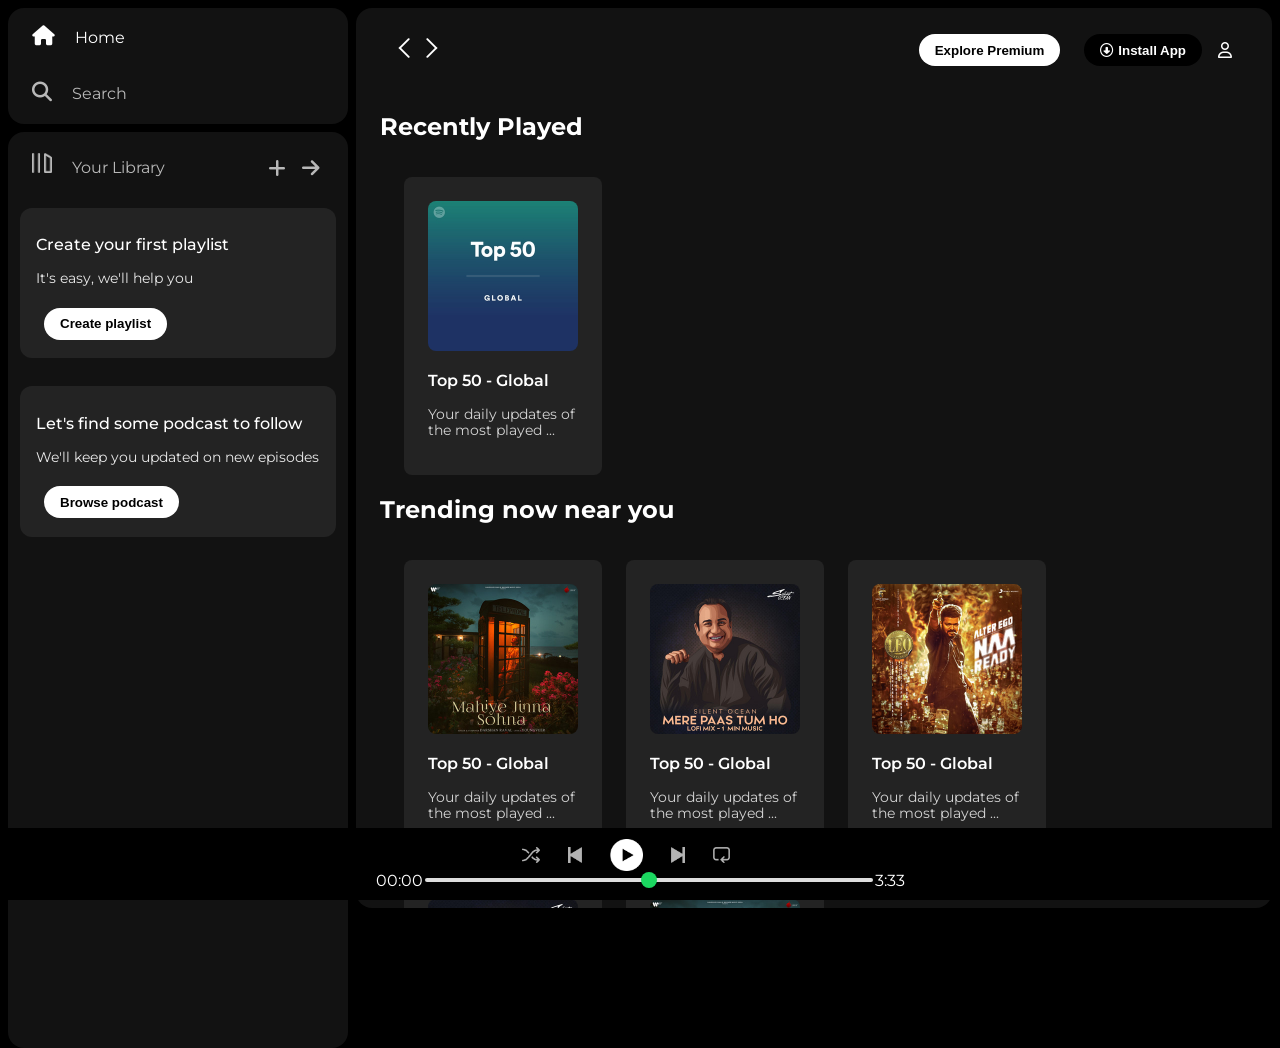
<file: Spotify clone CSS/index.html>
<!DOCTYPE html>
<html lang="en">
<head>
    <meta charset="UTF-8">
    <meta name="viewport" content="width=device-width, initial-scale=1.0">
    <link rel="stylesheet" href="https://cdnjs.cloudflare.com/ajax/libs/font-awesome/6.7.2/css/all.min.css" integrity="sha512-Evv84Mr4kqVGRNSgIGL/F/aIDqQb7xQ2vcrdIwxfjThSH8CSR7PBEakCr51Ck+w+/U6swU2Im1vVX0SVk9ABhg==" crossorigin="anonymous" referrerpolicy="no-referrer" />
    <link rel="stylesheet" href="style.css">
    <link rel="icon" href="logo.png">
    <title>Spotify - Web Player for everyone</title>
    <link rel="preconnect" href="https://fonts.googleapis.com">
    <link rel="preconnect" href="https://fonts.gstatic.com" crossorigin>
    <link href="https://fonts.googleapis.com/css2?family=Montserrat:ital,wght@0,100..900;1,100..900&display=swap" rel="stylesheet">
</head>
<body>
    <div class="main">
        <div class="sidebar">
            <div class="nav">
                <div class="nav-option" style="opacity:1">
                    <i class="fa-solid fa-house"></i>
                    <a href="#">Home</a>
                </div>
                <div class="nav-option">
                    <i class="fa-solid fa-magnifying-glass"></i>
                    <a href="#">Search</a>
                </div>
            </div>
            <div class="library">
                <div class="options">
                    <div class="lib-options nav-option">
                        <img src="library_icon.png" alt="library_icon">
                         <a href="#">Your Library</a>
                    </div>
                    <div class="icons">
                        <i class="fa-solid fa-plus"></i>
                        <i class="fa-solid fa-arrow-right"></i>
                    </div>
                </div>
                <div class="lib-box">
                    <div class="box">
                        <p class="box-p1">Create your first playlist</p>
                        <p class="box-p2">It's easy, we'll help you</p>
                        <button class="badge">Create playlist</button>
                    </div>
                    <div class="box">
                        <p class="box-p1">Let's find some podcast to follow</p>
                        <p class="box-p2">We'll keep you updated on new episodes</p>
                        <button class="badge">Browse podcast</button>
                    </div>
                </div>
            </div>
        </div>
        <div class="main-content">
            <div class="sticky-nav">
                <div class="sticky-nav-icons">
                <img src="backward_icon.png">
                <img src="forward_icon.png" class="hide">
                </div>
                <div class="sticky-nav-options">
                <button class="badge nav-item hide">Explore Premium</button>
                <button class="badge nav-item dark-badge"><i class="fa-regular fa-circle-down" style="margin-right: 5px;"></i>Install App</button>
                <i class="fa-regular fa-user nav-item"></i>
                </div>
                
            </div>
            
            <h2>Recently Played</h2>
            <div class="card-container">
                <div class="card">
                    <img src="card1img.jpeg" class="card-img">
                    <p class="card-title">Top 50 - Global</p>
                    <p class="card-info">Your daily updates of the most played ...</p>
                </div>
            </div>

             <h2>Trending now near you</h2>
            <div class="card-container">
                <div class="card">
                    <img src="card2img.jpeg" class="card-img">
                    <p class="card-title">Top 50 - Global</p>
                    <p class="card-info">Your daily updates of the most played ...</p>
                </div>
                <div class="card">
                    <img src="card3img.jpeg" class="card-img">
                    <p class="card-title">Top 50 - Global</p>
                    <p class="card-info">Your daily updates of the most played ...</p>
                </div>
                <div class="card">
                    <img src="card4img.jpeg" class="card-img">
                    <p class="card-title">Top 50 - Global</p>
                    <p class="card-info">Your daily updates of the most played ...</p>
                </div>
                <div class="card">
                    <img src="card3img.jpeg" class="card-img">
                    <p class="card-title">Top 50 - Global</p>
                    <p class="card-info">Your daily updates of the most played ...</p>
                </div>
                <div class="card">
                    <img src="card2img.jpeg" class="card-img">
                    <p class="card-title">Top 50 - Global</p>
                    <p class="card-info">Your daily updates of the most played ...</p>
                </div>
            </div>
            <h2>Featured Charts</h2>
            <div class="card-container">
                <div class="card">
                    <img src="card5img.jpeg" class="card-img">
                    <p class="card-title">Top 50 - Global</p>
                    <p class="card-info">Your daily updates of the most played ...</p>
                </div>
                <div class="card">
                    <img src="card6img.jpeg" class="card-img">
                    <p class="card-title">Top Songs - India</p>
                    <p class="card-info">Your daily updates of the most played ...</p>
                </div>
                <div class="card">
                    <img src="card1img.jpeg" class="card-img">
                    <p class="card-title">Top 50 - Global</p>
                    <p class="card-info">Your daily updates of the most played ...</p>
                </div>
                
            </div>
            <div class="footer">
                <div class="line"></div>
            </div>

        </div>
            
        </div>
        <div class="music-player">
            <div class="album"></div>
            <div class="player">
                <div class="player-controls">
                    <img src="player_icon1.png" class="player-control-icon">
                    <img src="player_icon2.png" class="player-control-icon">
                    <img src="player_icon3.png" class="player-control-icon" style="opacity: 1; height: 2rem;">
                    <img src="player_icon4.png" class="player-control-icon">
                    <img src="player_icon5.png" class="player-control-icon">
                </div>
                <div class="playback-bar">
                    <span class="curr-time">00:00</span>
                    <input type="range" min="0" max="100" class="progress-bar" step="1">
                    <span class="tot-time">3:33</span>
                </div>
            </div>
            <div class="controls"></div>
        </div>
    </div>
    
</body>
</html>
</file>
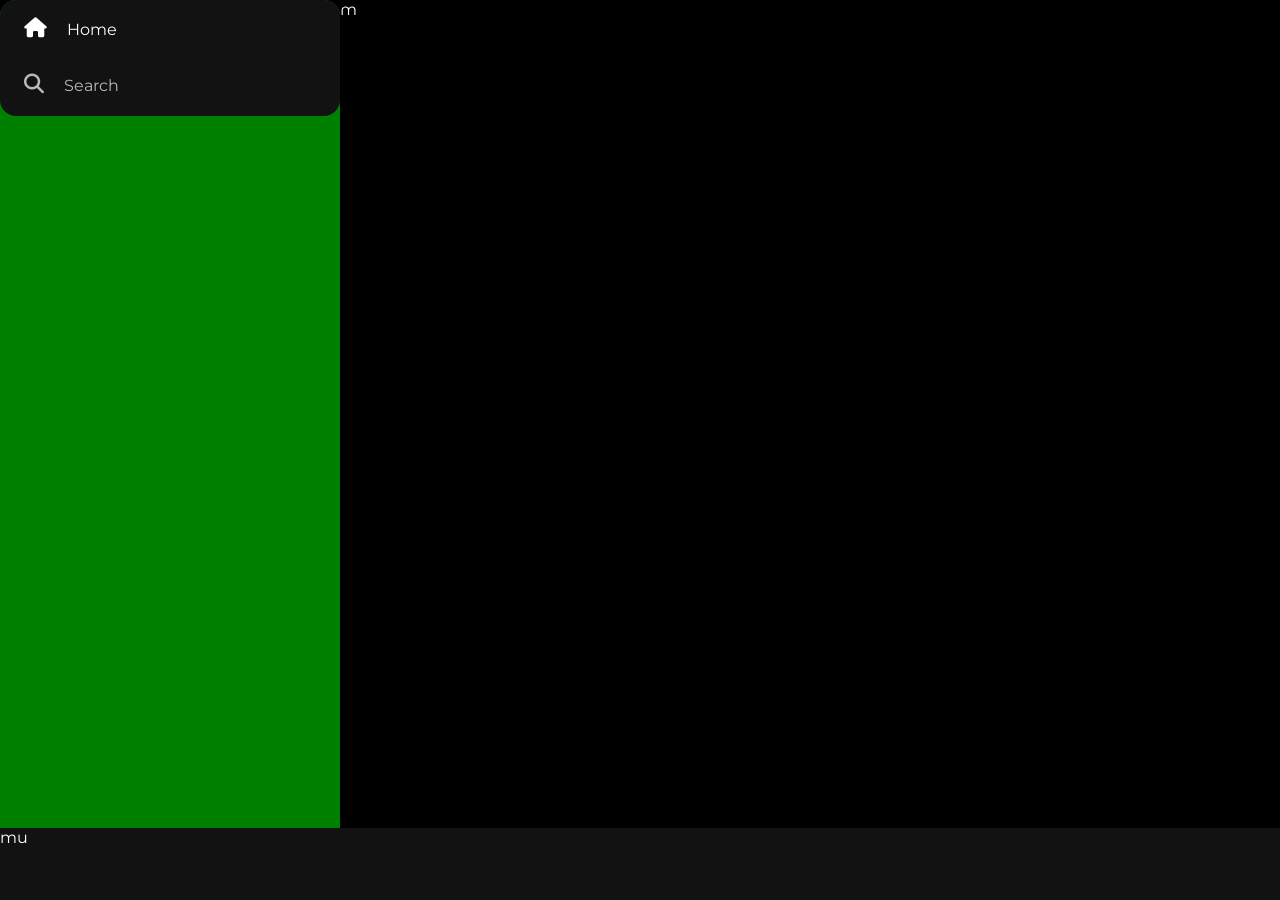
<file: Spotify clone CSS/index_P.html>
<!DOCTYPE html>
<html lang="en">
<head>
    <meta charset="UTF-8">
    <meta name="viewport" content="width=device-width, initial-scale=1.0">
    <link rel="stylesheet" href="https://cdnjs.cloudflare.com/ajax/libs/font-awesome/6.7.2/css/all.min.css" integrity="sha512-Evv84Mr4kqVGRNSgIGL/F/aIDqQb7xQ2vcrdIwxfjThSH8CSR7PBEakCr51Ck+w+/U6swU2Im1vVX0SVk9ABhg==" crossorigin="anonymous" referrerpolicy="no-referrer" />
    <link rel="icon" href="logo.png">
    <title>Spotify - Web Player for everyone</title>
    <link rel="stylesheet" href="style_P.css">
    <link rel="preconnect" href="https://fonts.googleapis.com">
<link rel="preconnect" href="https://fonts.gstatic.com" crossorigin>
<link href="https://fonts.googleapis.com/css2?family=Montserrat:ital,wght@0,100..900;1,100..900&display=swap" rel="stylesheet">
</head>
<body>
    <div class="main">
        <div class="sidebar">
            <div class="nav">
                <div class="nav-option" style="opacity:1">
                    <i class="fa-solid fa-house"></i>
                    <a href="#">Home</a>
                </div>
                <div class="nav-option">
                    <i class="fa-solid fa-magnifying-glass"></i>
                    <a href="#">Search</a>
                </div>
            </div>
            <div class="lib"></div>
        </div>
        <div class="main-content">m</div>
        <div class="music-player">mu</div>
    </div>
</body>
</html>
</file>
<file: Spotify clone CSS/style.css>
body {
  font-family: 'Montserrat', sans-serif;
  margin: 0;
  background-color: #000;
  color: #fff;
  overflow: hidden;
}

.main{
display: flex;
height: 100vh;
padding: 0.5rem;
}

.sidebar{
    background-color: #000;
    width: 340px;
    border-radius: 1rem; /*16 pixels*/
    margin-right:0.5rem;
}

.main-content{
    background-color: #121212;
    flex: 1;
    border-radius: 1rem;
    overflow: auto;
    color: #fff;
    padding: 0 1.5rem 0 1.5rem;
}

.music-player{
    background-color: black;
    position: fixed;
    bottom: 0;
    width: 100%;
    height: 72px;
}

a{
    text-decoration: none;
    color: #fff;
}
.nav{
    background-color: #121212;
    border-radius: 1rem;
    display: flex;
    flex-direction: column;
    justify-content: center;
    height: 100px;
    padding: 0.5rem 0.75rem;

}

.nav-option{
    line-height: 2.5rem;
    opacity: 0.7;
    padding: 0.5rem 0.75rem;
}
.nav-option:hover{
    opacity: 1;
}

.nav-option i{
    font-size: 1.25rem;
}

.nav-option a{
    font-size: 1rem;
    margin: 1rem;
}

.library{
    background-color: #121212;
    border-radius: 1rem;
    height: 100%;
    margin-top: 0.5rem;
    padding:0.5rem 0.75rem;
    border-radius: 1rem;
}

.options{
    display: flex;
    justify-content: space-between;
    align-items: center;
}

.lib-options img{
    height: 1.25rem;
    width: 1.25rem;
}

.icons{
    font-size: 1.25rem;
    display: flex;
}

.icons i{
    opacity: 0.7;
    margin-right: 1rem;
}

.icons i:hover{
    opacity: 1;
}

.box{
    background-color: #232323;
    height:8rem;
    border-radius: 0.75rem;
    margin: 0.75rem 0 1.75rem 0;
    padding: 0.7rem 1rem;
}

.box-p1{
    font-size: 1rem;
    font-weight: 500;
}

.box-p2{
    font-size: 0.85rem;
    opacity: 0.9;
}

.badge{
    background-color: #fff;
    border: none;
    border-radius: 100px;
    padding:0.25rem 1rem;
    font-weight: 700;
    margin:0.5rem;
    height: 2rem;
    width: fit-content;
}

.dark-badge{
    background-color: #000;
    color: #fff;
}

.sticky-nav{
    position: sticky;
    top: 0;
    background-color: #121212;
    justify-content: space-between;
    display: flex;
    align-items: center;
    padding: 1rem 0 1rem 0;
    z-index: 10;
}

.sticky-nav-icons {
    padding: 0.75rem;
}

.sticky-nav-options {
    display: flex;
    align-items: center;
    justify-content: center;
}

.nav-item{
    margin-right: 1rem;
}

@media(max-width:1000px){
    .hide{
        display: none;
    }
}

.card{
    background-color: #232323;
    width: 150px;
    border-radius: 0.5rem;
    padding: 1.5rem;
    margin-left: 1.5rem;
    margin-top: 1rem;
}

.card-container{
    display: flex;
    flex-wrap: wrap;
}

.card-img{
    width: 100%;
    border-radius: 0.5rem;
}

.card-title{
    font-weight: 600;
}

.card-info{
    font-size: 0.85rem;
    opacity:0.8;
}

.footer{
    height: 300px;
    display: flex;
    align-items: center;
    justify-content: center;
}

.line{
    height: 50%;
    width: 90%;
    border-top : 1px solid white;
    opacity:0.4;
}

.music-player{
    display: flex;
    justify-content: space-between;
    align-items: center;
}

.album{
    width: 25%;
}

.player{
    width: 50%;
}

.controls{
    width: 25%;
}

.player-controls{
    display: flex;
    justify-content: center;
    align-items: center;
}

.player-control-icon{
    height: 1rem;
    margin-right: 1.75rem;
    opacity: 0.7;
}

.player-control-icon:hover{
    opacity: 1;
}

.playback-bar{
    display: flex;
    justify-content: center;
    align-items: center;
}

.progress-bar{
    width: 70%;
    appearance: none;
    background-color: transparent;
    cursor: pointer;
}

.progress-bar::-webkit-slider-runnable-track{
    background-color: #ddd;
    border-radius: 100px;
    height: 0.2rem;
}

.progress-bar::-webkit-slider-thumb{
    appearance: none;
    height: 1rem;
    width: 1rem;
    background-color: #1bd760;
    border-radius: 50%;
    margin-top: -6px;
}
</file>
<file: Spotify clone CSS/style_P.css>
body{
    font-family: 'Montserrat', sans-serif;
    margin:0;
    background-color: #000;
    color:#fff;
    overflow:hidden;
}

.main{
    display:flex;
    height:100vh;
  
}
.sidebar{
    background-color: green;
    width:340px;
    border-radius:1rem; /*60px*/
}
.main-content{
    background-color: #000;
    flex:1;
    border-radius:1rem; /*60px*/
    overflow:auto;
}
.music-player{
    background-color: #121212;
    position:fixed;
    bottom:0px;
    width:100%;
    height:72px;
}
a{
    text-decoration: none;
    color:white;
}
.nav{
    background-color: #121212;
    border-radius:1rem; /*60px*/
    display:flex;
    flex-direction:column;
    justify-content:center;
    height:100px;
    padding : 0.5rem 0.75rem;
}
.nav-option{
   line-height: 40px;
   opacity:0.7;
   padding:0.5rem 0.75rem;
}
.nav-option:hover{
    opacity:1;
}
.nav-option i {
    font-size:1.25rem;
}
.nav-option a{
    font-size:1rem;
    margin-left: 1rem;
}
</file>
